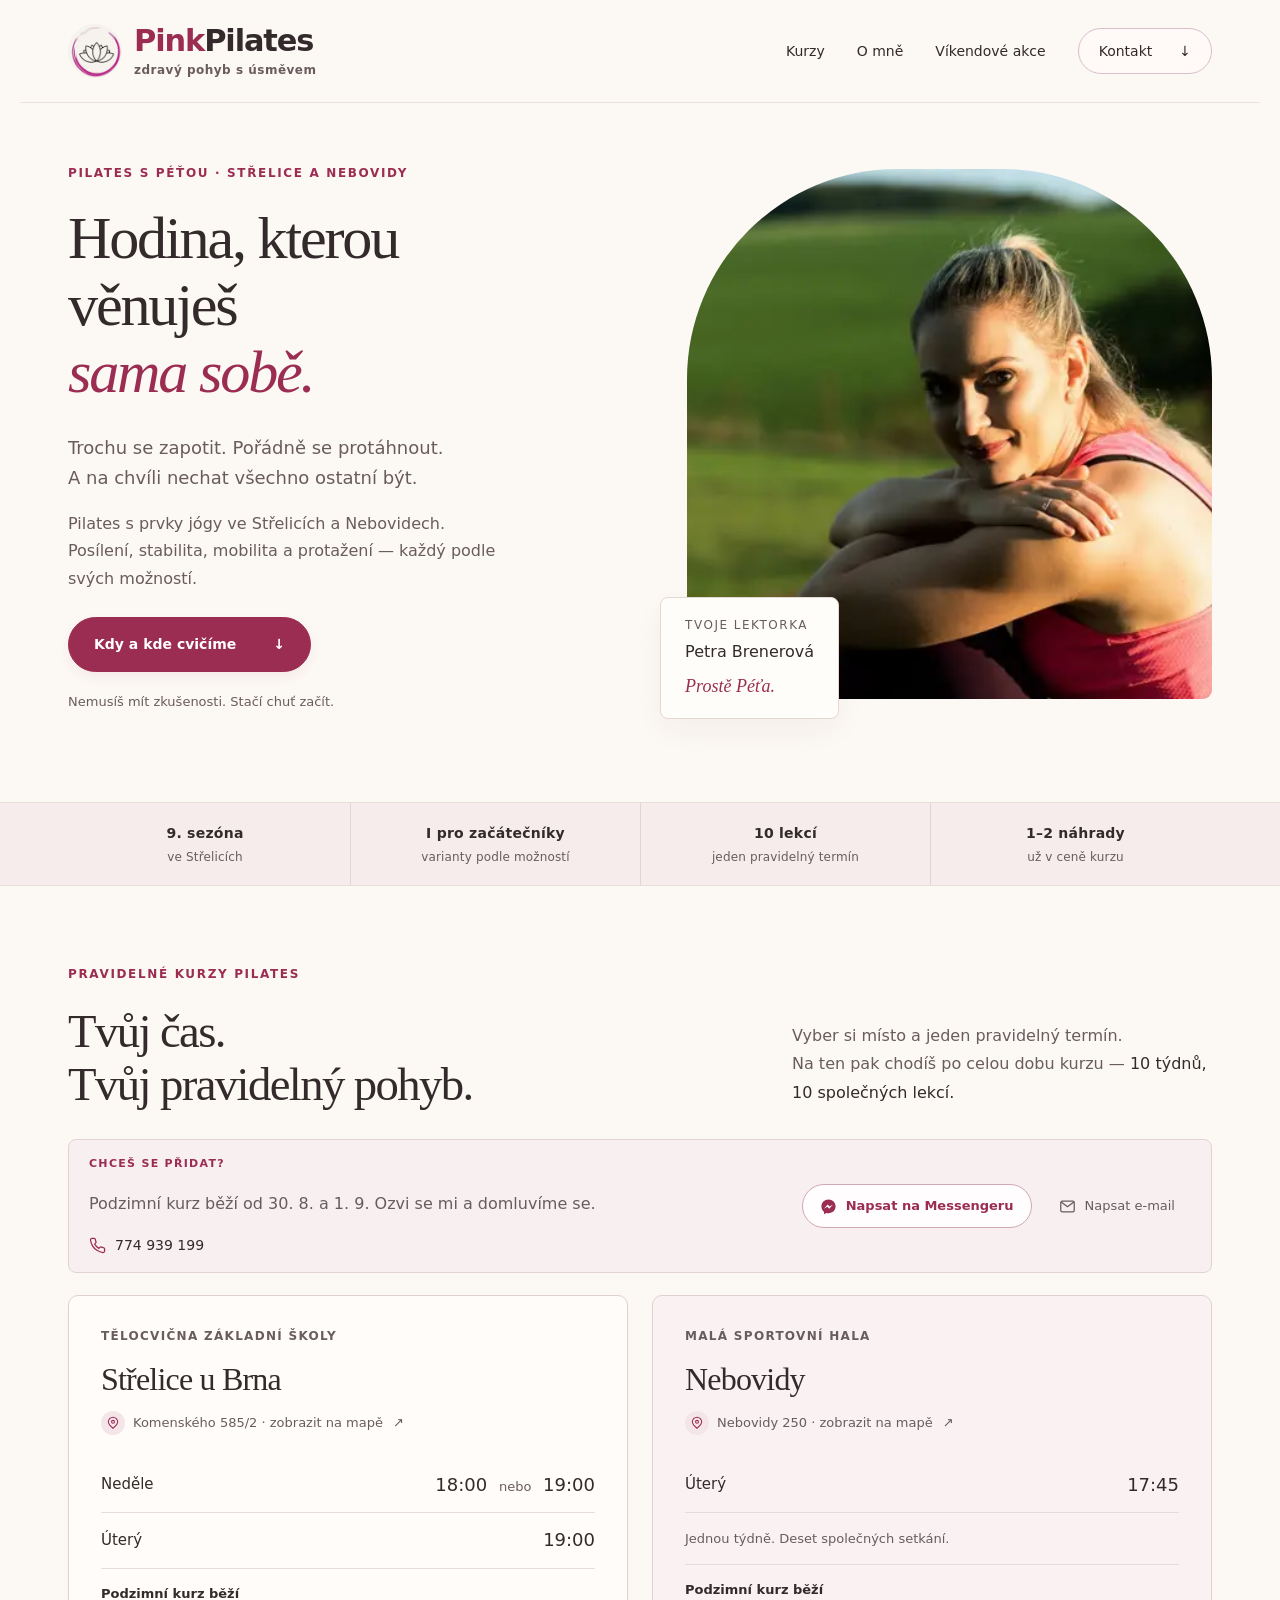
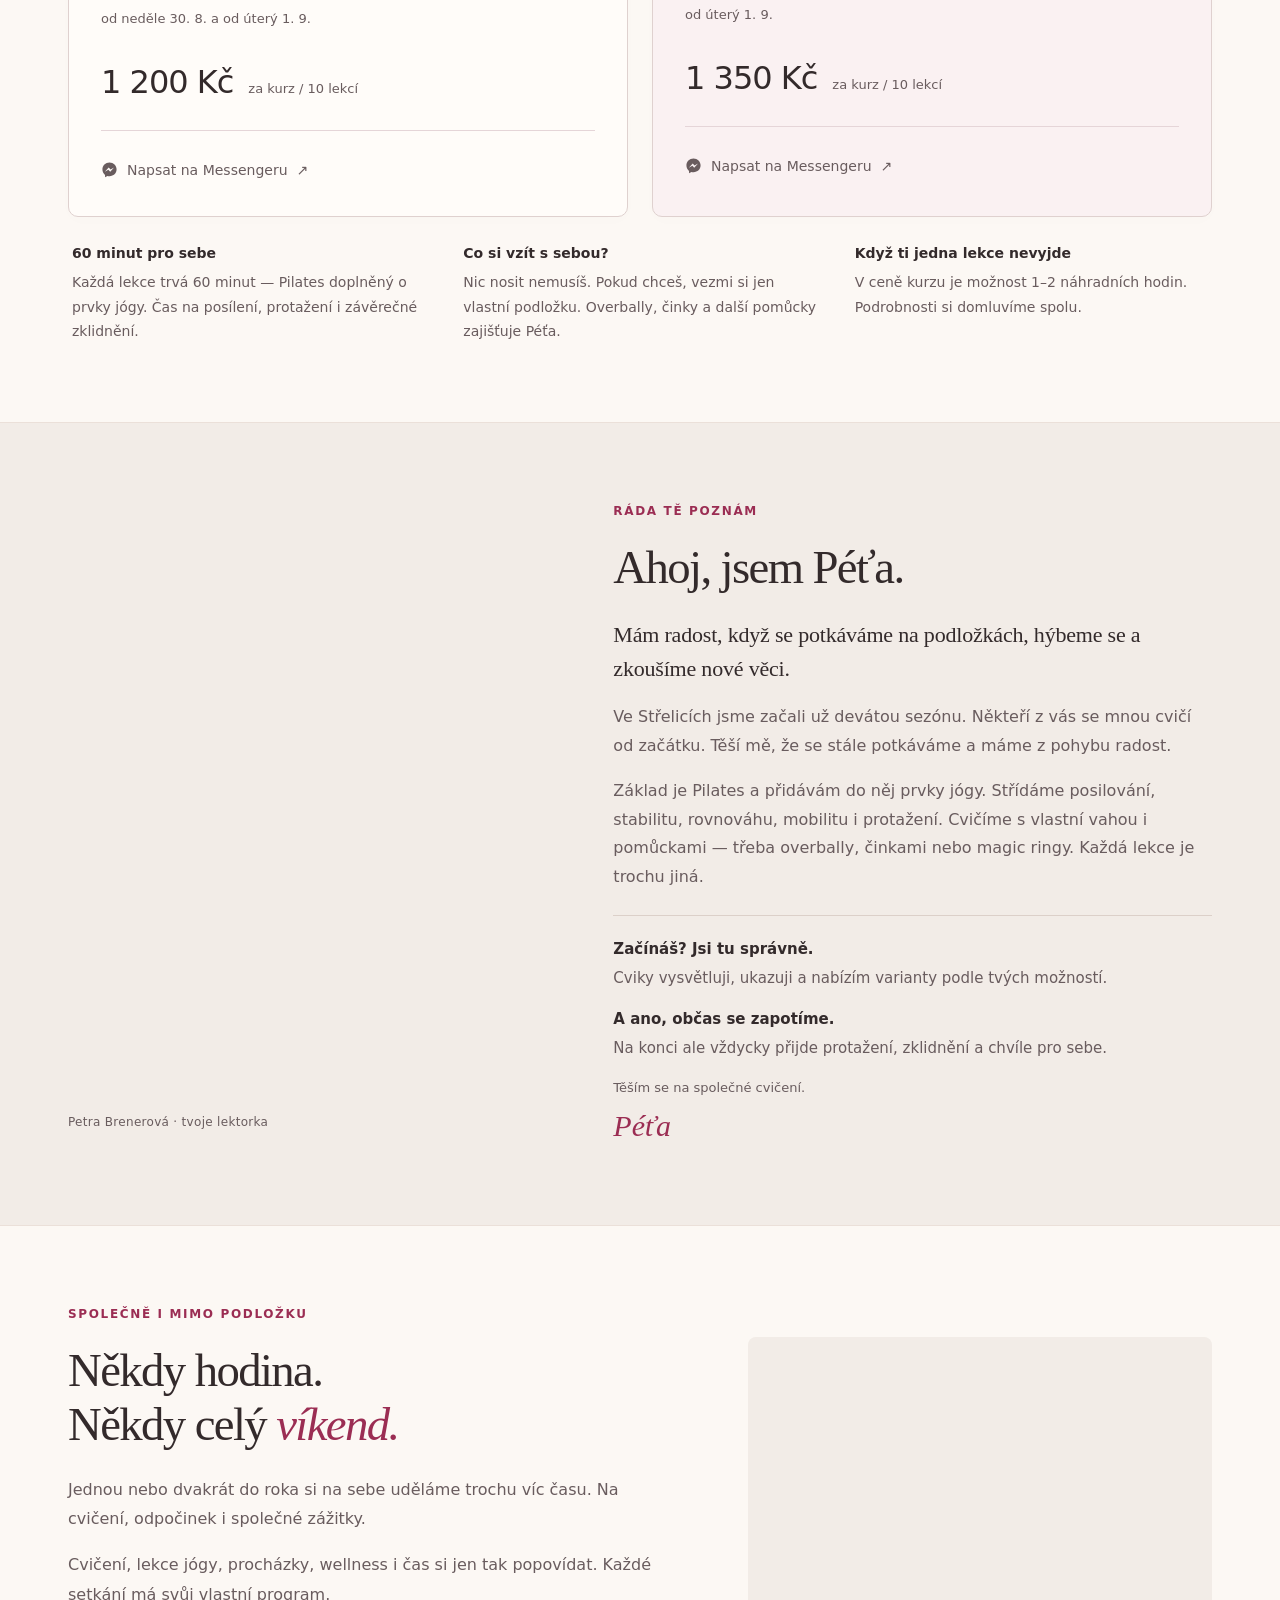
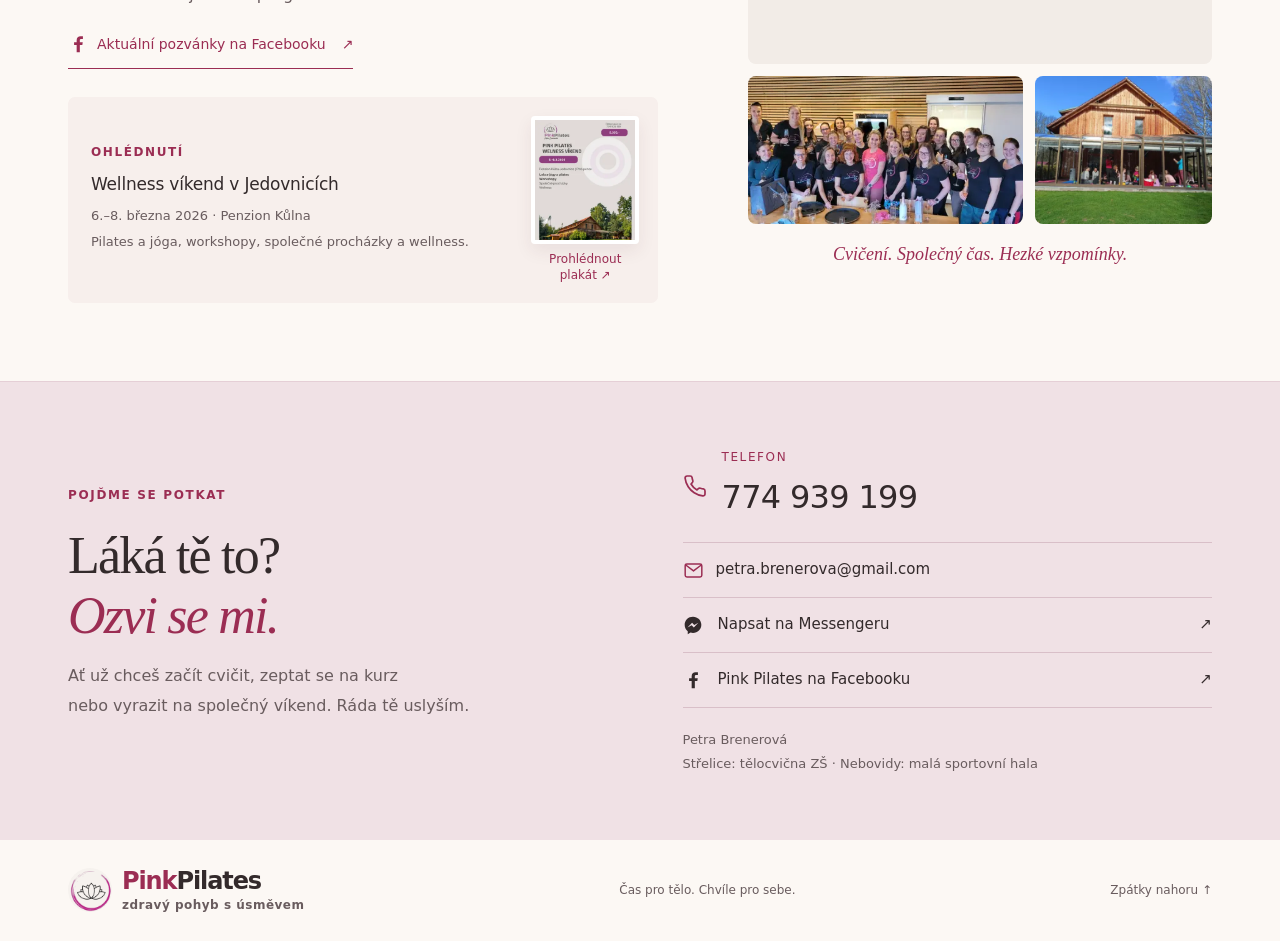
<file: site/index.html>
<!doctype html>
<html lang="cs">
<head>
<meta charset="utf-8">
<meta name="viewport" content="width=device-width,initial-scale=1">
<link rel="icon" type="image/png" href="assets/pink-pilates-logo.png">
<title>Pink Pilates s Péťou — Střelice a Nebovidy</title>
<meta name="description" content="Pravidelné kurzy Pilates s prvky jógy ve Střelicích a Nebovidech. Cvičení pro každého, i pro úplné začátečníky. Hodina, kterou věnuješ sama sobě.">
<meta name="theme-color" content="#fcf8f4">
<link rel="canonical" href="https://pinkpilates.cz/">
<meta property="og:type" content="website">
<meta property="og:locale" content="cs_CZ">
<meta property="og:site_name" content="Pink Pilates">
<meta property="og:title" content="Pink Pilates s Péťou — Střelice a Nebovidy">
<meta property="og:description" content="Pravidelné kurzy Pilates s prvky jógy ve Střelicích a Nebovidech. Cvičení pro každého, i pro úplné začátečníky. Hodina, kterou věnuješ sama sobě.">
<meta property="og:url" content="https://pinkpilates.cz/">
<meta property="og:image" content="https://pinkpilates.cz/og.jpg">
<meta property="og:image:type" content="image/jpeg">
<meta property="og:image:width" content="1200">
<meta property="og:image:height" content="630">
<meta property="og:image:alt" content="Pink Pilates s Péťou — kurzy ve Střelicích a Nebovidech">
<meta name="twitter:card" content="summary_large_image">
<meta name="twitter:title" content="Pink Pilates s Péťou — Střelice a Nebovidy">
<meta name="twitter:description" content="Pravidelné kurzy Pilates s prvky jógy ve Střelicích a Nebovidech.">
<meta name="twitter:image" content="https://pinkpilates.cz/og.jpg">
<link rel="preload" as="image" href="assets/portrait-900.webp" imagesrcset="assets/portrait-640.webp 640w, assets/portrait-900.webp 900w, assets/portrait-1200.webp 1191w" imagesizes="(max-width: 720px) calc(100vw - 44px), (max-width: 1240px) 50vw, 560px">
<link rel="stylesheet" href="style.css">
<script type="application/ld+json">
{"@context":"https://schema.org","@graph":[{"@type":"WebSite","@id":"https://pinkpilates.cz/#website","name":"Pink Pilates","url":"https://pinkpilates.cz/","inLanguage":"cs","publisher":{"@id":"https://pinkpilates.cz/#org"}},{"@type":"Organization","@id":"https://pinkpilates.cz/#org","name":"Pink Pilates","url":"https://pinkpilates.cz/","logo":"https://pinkpilates.cz/assets/pink-pilates-logo.png","description":"Pravidelné kurzy Pilates s prvky jógy a wellness víkendy ve Střelicích a Nebovidech.","telephone":"+420774939199","email":"petra.brenerova@gmail.com","founder":{"@id":"https://pinkpilates.cz/#petra"},"sameAs":["https://www.facebook.com/PinkPilatesCZ"],"keywords":"pilates, jóga, cvičení, kurzy pilates, Střelice, Nebovidy, wellness víkend, cvičení pro začátečníky","areaServed":[{"@type":"Place","name":"Střelice"},{"@type":"Place","name":"Nebovidy"}]},{"@type":"Person","@id":"https://pinkpilates.cz/#petra","name":"Petra Brenerová","jobTitle":"Lektorka Pilates","telephone":"+420774939199","email":"petra.brenerova@gmail.com","worksFor":{"@id":"https://pinkpilates.cz/#org"},"knowsAbout":["Pilates","zdravotní cvičení","mobilita a stabilita","protažení","jóga"]},{"@type":"SportsActivityLocation","@id":"https://pinkpilates.cz/#strelice","name":"Pink Pilates — Střelice u Brna","description":"Pravidelné kurzy Pilates s prvky jógy v tělocvičně Základní školy Střelice.","url":"https://pinkpilates.cz/#kurzy","telephone":"+420774939199","email":"petra.brenerova@gmail.com","image":"https://pinkpilates.cz/og.jpg","parentOrganization":{"@id":"https://pinkpilates.cz/#org"},"address":{"@type":"PostalAddress","streetAddress":"Komenského 585/2","addressLocality":"Střelice","postalCode":"66447","addressCountry":"CZ","addressRegion":"Jihomoravský kraj"},"openingHoursSpecification":[{"@type":"OpeningHoursSpecification","dayOfWeek":"Sunday","opens":"18:00","closes":"20:00"},{"@type":"OpeningHoursSpecification","dayOfWeek":"Tuesday","opens":"19:00","closes":"20:00"}]},{"@type":"SportsActivityLocation","@id":"https://pinkpilates.cz/#nebovidy","name":"Pink Pilates — Nebovidy","description":"Pravidelné kurzy Pilates s prvky jógy v malé sportovní hale v Nebovidech.","url":"https://pinkpilates.cz/#kurzy","telephone":"+420774939199","email":"petra.brenerova@gmail.com","image":"https://pinkpilates.cz/og.jpg","parentOrganization":{"@id":"https://pinkpilates.cz/#org"},"address":{"@type":"PostalAddress","streetAddress":"Nebovidy 250","addressLocality":"Nebovidy","postalCode":"66448","addressCountry":"CZ","addressRegion":"Jihomoravský kraj"},"openingHoursSpecification":[{"@type":"OpeningHoursSpecification","dayOfWeek":"Tuesday","opens":"17:45","closes":"18:45"}]},{"@type":"Course","name":"Pink Pilates — kurz ve Střelicích","description":"Deset lekcí Pilates po 60 minutách v tělocvičně ZŠ Střelice. Pilates doplněný o prvky jógy — posilování, stabilita, rovnováha, mobilita i protažení. V ceně 1–2 náhradní hodiny.","inLanguage":"cs","provider":{"@id":"https://pinkpilates.cz/#org"},"offers":{"@type":"Offer","price":"1200","priceCurrency":"CZK","category":"Kurz / 10 lekcí","availability":"https://schema.org/InStock","url":"https://pinkpilates.cz/#kurzy"},"hasCourseInstance":[{"@type":"CourseInstance","courseMode":"Onsite","name":"Nedělní termín","startDate":"2026-08-30","courseWorkload":"PT1H","location":{"@id":"https://pinkpilates.cz/#strelice"}},{"@type":"CourseInstance","courseMode":"Onsite","name":"Úterní termín","startDate":"2026-09-01","courseWorkload":"PT1H","location":{"@id":"https://pinkpilates.cz/#strelice"}}],"about":["Pilates","jóga","zdravotní cvičení","posilování","mobilita","protažení"],"teaches":"Základy Pilates s prvky jógy — práce se středem těla, stabilita, mobilita a protažení"},{"@type":"Course","name":"Pink Pilates — kurz v Nebovidech","description":"Deset lekcí Pilates po 60 minutách v malé sportovní hale v Nebovidech. V ceně 1–2 náhradní hodiny.","inLanguage":"cs","provider":{"@id":"https://pinkpilates.cz/#org"},"offers":{"@type":"Offer","price":"1350","priceCurrency":"CZK","category":"Kurz / 10 lekcí","availability":"https://schema.org/InStock","url":"https://pinkpilates.cz/#kurzy"},"hasCourseInstance":[{"@type":"CourseInstance","courseMode":"Onsite","name":"Úterní termín","startDate":"2026-09-01","courseWorkload":"PT1H","location":{"@id":"https://pinkpilates.cz/#nebovidy"}}],"about":["Pilates","jóga","zdravotní cvičení","posilování","mobilita","protažení"],"teaches":"Základy Pilates s prvky jógy — práce se středem těla, stabilita, mobilita a protažení"}]}
</script>
</head>
<body>
<a class="skip-link" href="#hlavni-obsah">Přejít na obsah</a>
<header>
<a class="brand" href="#uvod">
<img class="brand-logo" src="assets/pink-pilates-logo.png" width="128" height="122" alt="" aria-hidden="true" decoding="async">
<span class="brand-copy">
<span class="brand-word"><b>Pink</b>Pilates</span>
<small>zdravý pohyb s úsměvem</small>
</span>
</a>
<nav aria-label="Hlavní navigace">
<a href="#kurzy">Kurzy</a>
<a href="#peta">O mně</a>
<a href="#vikendy">Víkendové akce</a>
<a class="outline" href="#kontakt">Kontakt <span aria-hidden="true">↓</span>
</a>
</nav>
</header>
<main id="hlavni-obsah" tabindex="-1">
<section class="hero wrap" id="uvod">
<div>
<p class="eyebrow">PILATES S PÉŤOU · STŘELICE A NEBOVIDY</p>
<h1>Hodina, kterou<br>věnuješ <em>sama sobě.</em>
</h1>
<p class="lead">Trochu se zapotit. Pořádně se protáhnout.<br>A na chvíli nechat všechno ostatní být.</p>
<p class="hero-description">Pilates s prvky jógy ve Střelicích a Nebovidech. <br>Posílení, stabilita, mobilita a protažení — každý podle svých možností.</p>
<a class="button" href="#kurzy">Kdy a kde cvičíme <span aria-hidden="true">↓</span>
</a>
<p class="note">Nemusíš mít zkušenosti. Stačí chuť začít.</p>
</div>
<div class="hero-photo">
<img src="assets/portrait-900.webp" srcset="assets/portrait-640.webp 640w, assets/portrait-900.webp 900w, assets/portrait-1200.webp 1191w" sizes="(max-width: 720px) calc(100vw - 44px), (max-width: 1240px) 50vw, 560px" width="1191" height="793" alt="Petra Brenerová, lektorka Pilates ve Střelicích a Nebovidech" fetchpriority="high" decoding="async">
<span class="sticker">
<span>Tvoje lektorka</span>
<strong>Petra Brenerová</strong>
<span class="script">Prostě Péťa.</span>
</span>
</div>
</section>
<ul class="ribbon trust-strip">
<li><strong>9. sezóna</strong><small>ve Střelicích</small></li>
<li><strong>I pro začátečníky</strong><small>varianty podle možností</small></li>
<li><strong>10 lekcí</strong><small>jeden pravidelný termín</small></li>
<li><strong>1–2 náhrady</strong><small>už v ceně kurzu</small></li>
</ul>
<section class="wrap section" id="kurzy">
<div class="section-top">
<div>
<p class="eyebrow">PRAVIDELNÉ KURZY PILATES</p>
<h2>Tvůj čas.<br>Tvůj pravidelný pohyb.</h2>
</div>
<p>Vyber si místo a jeden pravidelný termín.<br>Na ten pak chodíš po celou dobu kurzu — <strong>10 týdnů, 10 společných lekcí.</strong>
</p>
</div>
<div class="current-status">
<div>
<p class="eyebrow">CHCEŠ SE PŘIDAT?</p>
<p>Podzimní kurz běží od <time datetime="2026-08-30">30. 8.</time> a <time datetime="2026-09-01">1. 9.</time> Ozvi se mi a domluvíme se.</p>
<p class="phone-plain"><svg class="mini-icon" viewBox="0 0 24 24" aria-hidden="true"><path d="M22 16.9v3a2 2 0 0 1-2.2 2 19.8 19.8 0 0 1-8.6-3.1 19.5 19.5 0 0 1-6-6A19.8 19.8 0 0 1 2.1 4.2 2 2 0 0 1 4.1 2h3a2 2 0 0 1 2 1.7c.1 1 .4 2 .7 2.9a2 2 0 0 1-.5 2.1L8 10a16 16 0 0 0 6 6l1.3-1.3a2 2 0 0 1 2.1-.5c.9.3 1.9.6 2.9.7a2 2 0 0 1 1.7 2Z"/></svg><span>774 939 199</span></p>
</div>
<div class="contact-choice">
<a href="https://m.me/PinkPilatesCZ" target="_blank" rel="noopener noreferrer"><svg class="mini-icon" viewBox="0 0 24 24" aria-hidden="true"><path fill="currentColor" stroke="none" d="M12 2C6.3 2 2 6.2 2 11.8c0 3.2 1.4 6 3.7 7.8V23l3.4-1.9c.9.3 1.9.4 2.9.4 5.7 0 10-4.2 10-9.7S17.7 2 12 2Zm1 13.1-2.6-2.7-5 2.7 5.5-5.8 2.6 2.7 4.9-2.7-5.4 5.8Z"/></svg>Napsat na Messengeru</a>
<a class="plain" href="mailto:petra.brenerova@gmail.com?subject=Dotaz%20na%20kurz%20Pink%20Pilates"><svg class="mini-icon" viewBox="0 0 24 24" aria-hidden="true"><rect x="2.5" y="4.5" width="19" height="15" rx="2"/><path d="m3.5 6 8.5 6.5L20.5 6"/></svg>Napsat e-mail</a>
</div>
</div>
<div class="cards">
<article>
<p class="eyebrow">TĚLOCVIČNA ZÁKLADNÍ ŠKOLY</p>
<h3>Střelice u Brna</h3>
<a class="map-link" href="https://www.google.com/maps/search/?api=1&amp;query=Komensk%C3%A9ho%20585%2F2%2C%20664%2047%20St%C5%99elice" target="_blank" rel="noopener noreferrer" aria-label="Zobrazit Základní školu Střelice na mapě"><span class="map-icon" aria-hidden="true"><svg viewBox="0 0 24 24"><path d="M20 10c0 5-8 11-8 11S4 15 4 10a8 8 0 1 1 16 0Z"/><circle cx="12" cy="10" r="2.5"/></svg></span><span class="map-text">Komenského 585/2 · zobrazit na mapě</span><span aria-hidden="true">↗</span></a>
<div class="row">
<span>Neděle</span>
<strong>18:00 <small>nebo</small> 19:00</strong>
</div>
<div class="row">
<span>Úterý</span>
<strong>19:00</strong>
</div>
<p class="start-note"><strong>Podzimní kurz běží</strong> <span>od neděle <time datetime="2026-08-30">30. 8.</time> a od úterý <time datetime="2026-09-01">1. 9.</time></span></p>
<p class="price">
<b>1 200 Kč</b>
<span>za kurz / 10 lekcí</span>
</p>
<div class="course-actions">
<a class="course-link secondary" href="https://m.me/PinkPilatesCZ" target="_blank" rel="noopener noreferrer"><span><svg class="mini-icon" viewBox="0 0 24 24" aria-hidden="true"><path fill="currentColor" stroke="none" d="M12 2C6.3 2 2 6.2 2 11.8c0 3.2 1.4 6 3.7 7.8V23l3.4-1.9c.9.3 1.9.4 2.9.4 5.7 0 10-4.2 10-9.7S17.7 2 12 2Zm1 13.1-2.6-2.7-5 2.7 5.5-5.8 2.6 2.7 4.9-2.7-5.4 5.8Z"/></svg>Napsat na Messengeru <span aria-hidden="true">↗</span></span>
</a>
</div>
</article>
<article>
<p class="eyebrow">MALÁ SPORTOVNÍ HALA</p>
<h3>Nebovidy</h3>
<a class="map-link" href="https://www.google.com/maps/search/?api=1&amp;query=Sportovn%C3%AD%20a%20spole%C4%8Densk%C3%A1%20hala%20Nebovidy%20250%2C%20664%2048%20Nebovidy" target="_blank" rel="noopener noreferrer" aria-label="Zobrazit Sportovní a společenskou halu Nebovidy na mapě"><span class="map-icon" aria-hidden="true"><svg viewBox="0 0 24 24"><path d="M20 10c0 5-8 11-8 11S4 15 4 10a8 8 0 1 1 16 0Z"/><circle cx="12" cy="10" r="2.5"/></svg></span><span class="map-text">Nebovidy 250 · zobrazit na mapě</span><span aria-hidden="true">↗</span></a>
<div class="row">
<span>Úterý</span>
<strong>17:45</strong>
</div>
<div class="row quiet">Jednou týdně. Deset společných setkání.</div>
<p class="start-note"><strong>Podzimní kurz běží</strong> <span>od úterý <time datetime="2026-09-01">1. 9.</time></span></p>
<p class="price">
<b>1 350 Kč</b>
<span>za kurz / 10 lekcí</span>
</p>
<div class="course-actions">
<a class="course-link secondary" href="https://m.me/PinkPilatesCZ" target="_blank" rel="noopener noreferrer"><span><svg class="mini-icon" viewBox="0 0 24 24" aria-hidden="true"><path fill="currentColor" stroke="none" d="M12 2C6.3 2 2 6.2 2 11.8c0 3.2 1.4 6 3.7 7.8V23l3.4-1.9c.9.3 1.9.4 2.9.4 5.7 0 10-4.2 10-9.7S17.7 2 12 2Zm1 13.1-2.6-2.7-5 2.7 5.5-5.8 2.6 2.7 4.9-2.7-5.4 5.8Z"/></svg>Napsat na Messengeru <span aria-hidden="true">↗</span></span>
</a>
</div>
</article>
</div>
<div class="course-details">
<p>
<strong>60 minut pro sebe</strong>Každá lekce trvá 60 minut — Pilates doplněný o prvky jógy. Čas na posílení, protažení i závěrečné zklidnění.</p>
<p>
<strong>Co si vzít s sebou?</strong>Nic nosit nemusíš. Pokud chceš, vezmi si jen vlastní podložku. Overbally, činky a další pomůcky zajišťuje Péťa.</p>
<p>
<strong>Když ti jedna lekce nevyjde</strong>V ceně kurzu je možnost 1–2 náhradních hodin. Podrobnosti si domluvíme spolu.</p>
</div>
</section>
<section class="about section" id="peta">
<div class="wrap split">
<div>
<img class="about-photo" src="assets/peta-760.webp" srcset="assets/peta-480.webp 480w, assets/peta-760.webp 757w" sizes="(max-width: 720px) calc(100vw - 44px), 42vw" width="757" height="1136" alt="Péťa, lektorka kurzů Pilates ve Střelicích" loading="lazy" decoding="async">
<p class="fine">Petra Brenerová · tvoje lektorka</p>
</div>
<div>
<p class="eyebrow">RÁDA TĚ POZNÁM</p>
<h2>Ahoj, jsem Péťa.</h2>
<p class="serif-lead">Mám radost, když se potkáváme na podložkách, hýbeme se a zkoušíme nové věci.</p>
<p>Ve Střelicích jsme začali už devátou sezónu. Někteří z vás se mnou cvičí od začátku. Těší mě, že se stále potkáváme a máme z pohybu radost.</p>
<p>Základ je Pilates a přidávám do něj prvky jógy. Střídáme posilování, stabilitu, rovnováhu, mobilitu i protažení. Cvičíme s vlastní vahou i pomůckami — třeba overbally, činkami nebo magic ringy. Každá lekce je trochu jiná.</p>
<div class="points">
<h3>Začínáš? Jsi tu správně.</h3>
<p>Cviky vysvětluji, ukazuji a nabízím varianty podle tvých možností.</p>
<h3>A ano, občas se zapotíme.</h3>
<p>Na konci ale vždycky přijde protažení, zklidnění a chvíle pro sebe.</p>
</div>
<p class="signature">Těším se na společné cvičení.<span class="script">Péťa</span>
</p>
</div>
</div>
</section>
<section class="wrap section split weekends" id="vikendy">
<div>
<p class="eyebrow">SPOLEČNĚ I MIMO PODLOŽKU</p>
<h2>Někdy hodina.<br>Někdy celý <em>víkend.</em>
</h2>
<p>Jednou nebo dvakrát do roka si na sebe uděláme trochu víc času. Na cvičení, odpočinek i společné zážitky.</p>
<p>Cvičení, lekce jógy, procházky, wellness i čas si jen tak popovídat. Každé setkání má svůj vlastní program.</p>
<a class="text-link fb-link" href="https://www.facebook.com/PinkPilatesCZ" target="_blank" rel="noopener noreferrer"><svg class="social-icon" viewBox="0 0 24 24" aria-hidden="true"><path fill="currentColor" d="M14.2 22v-8.8h3l.5-3.4h-3.5V7.6c0-1 .3-1.7 1.8-1.7h1.9V2.8c-.3 0-1.5-.1-2.8-.1-2.8 0-4.7 1.7-4.7 4.8v2.3H7.3v3.4h3.1V22h3.8Z"/></svg><span>Aktuální pozvánky na Facebooku</span><span aria-hidden="true">↗</span></a>
<div class="past">
<div class="past-copy">
<p class="eyebrow">OHLÉDNUTÍ</p>
<h3>Wellness víkend v Jedovnicích</h3>
<p>
<time datetime="2026-03-06">6.–8. března 2026</time> · Penzion Kůlna</p>
<p>Pilates a jóga, workshopy, společné procházky a wellness.</p>
</div>
<a class="poster-link" href="assets/wellness-vikend-jedovnice-900.webp" target="_blank" rel="noopener noreferrer"><img src="assets/wellness-vikend-jedovnice-320.webp" srcset="assets/wellness-vikend-jedovnice-320.webp 320w, assets/wellness-vikend-jedovnice-900.webp 893w" sizes="(max-width: 720px) 92px, 108px" width="893" height="1223" alt="Plakát Pink Pilates Wellness víkend v Jedovnicích" loading="lazy" decoding="async"><span>Prohlédnout plakát <span aria-hidden="true">↗</span></span></a>
</div>
</div>
<figure class="weekend-gallery">
<img class="weekend-main" src="assets/weekend-cviceni-1000.webp" srcset="assets/weekend-cviceni-480.webp 480w, assets/weekend-cviceni-1000.webp 1000w" sizes="(max-width: 720px) calc(100vw - 44px), 40vw" width="1000" height="705" alt="Lekce Pilates a jógy na wellness víkendu Pink Pilates" loading="lazy" decoding="async">
<div class="weekend-pair">
<img src="assets/weekend-skupina-480.webp" srcset="assets/weekend-skupina-480.webp 480w, assets/weekend-skupina-1000.webp 1000w" sizes="(max-width: 720px) 58vw, 24vw" width="1000" height="504" alt="Společná fotografie účastnic víkendové akce" loading="lazy" decoding="async">
<img src="assets/weekend-misto-480.webp" srcset="assets/weekend-misto-480.webp 480w, assets/weekend-misto-1000.webp 1000w" sizes="(max-width: 720px) 34vw, 15vw" width="1000" height="746" alt="Místo víkendového setkání obklopené zelení" loading="lazy" decoding="async">
</div>
<figcaption class="caption">Cvičení. Společný čas. Hezké vzpomínky.</figcaption>
</figure>
</section>
<section class="contact" id="kontakt">
<div class="wrap split">
<div>
<p class="eyebrow">POJĎME SE POTKAT</p>
<h2>Láká tě to?<br>
<em>Ozvi se mi.</em>
</h2>
<p>Ať už chceš začít cvičit, zeptat se na kurz<br>nebo vyrazit na společný víkend. Ráda tě uslyším.</p>
</div>
<div class="contact-links">
<p class="phone">
<svg class="contact-icon" viewBox="0 0 24 24" aria-hidden="true"><path d="M22 16.9v3a2 2 0 0 1-2.2 2 19.8 19.8 0 0 1-8.6-3.1 19.5 19.5 0 0 1-6-6A19.8 19.8 0 0 1 2.1 4.2 2 2 0 0 1 4.1 2h3a2 2 0 0 1 2 1.7c.1 1 .4 2 .7 2.9a2 2 0 0 1-.5 2.1L8 10a16 16 0 0 0 6 6l1.3-1.3a2 2 0 0 1 2.1-.5c.9.3 1.9.6 2.9.7a2 2 0 0 1 1.7 2Z"/></svg>
<span>
<small>TELEFON</small>774 939 199</span>
</p>
<a class="email-link" href="mailto:petra.brenerova@gmail.com?subject=Dotaz%20na%20kurz%20Pink%20Pilates"><svg class="contact-icon" viewBox="0 0 24 24" aria-hidden="true"><rect x="2.5" y="4.5" width="19" height="15" rx="2"/><path d="m3.5 6 8.5 6.5L20.5 6"/></svg><span>petra.brenerova@gmail.com</span>
</a>
<a class="fb-link" href="https://m.me/PinkPilatesCZ" target="_blank" rel="noopener noreferrer"><svg class="social-icon" viewBox="0 0 24 24" aria-hidden="true"><path fill="currentColor" d="M12 2C6.3 2 2 6.2 2 11.8c0 3.2 1.4 6 3.7 7.8V23l3.4-1.9c.9.3 1.9.4 2.9.4 5.7 0 10-4.2 10-9.7S17.7 2 12 2Zm1 13.1-2.6-2.7-5 2.7 5.5-5.8 2.6 2.7 4.9-2.7-5.4 5.8Z"/></svg><span>Napsat na Messengeru</span><span aria-hidden="true">↗</span>
</a>
<a class="fb-link" href="https://www.facebook.com/PinkPilatesCZ" target="_blank" rel="noopener noreferrer"><svg class="social-icon" viewBox="0 0 24 24" aria-hidden="true"><path fill="currentColor" d="M14.2 22v-8.8h3l.5-3.4h-3.5V7.6c0-1 .3-1.7 1.8-1.7h1.9V2.8c-.3 0-1.5-.1-2.8-.1-2.8 0-4.7 1.7-4.7 4.8v2.3H7.3v3.4h3.1V22h3.8Z"/></svg><span>Pink Pilates na Facebooku</span><span aria-hidden="true">↗</span>
</a>
<p class="fine">Petra Brenerová<br>Střelice: tělocvična ZŠ · Nebovidy: malá sportovní hala</p>
</div>
</div>
</section>
</main>
<footer class="wrap">
<a class="brand" href="#uvod">
<img class="brand-logo" src="assets/pink-pilates-logo.png" width="128" height="122" alt="" aria-hidden="true" loading="lazy" decoding="async">
<span class="brand-copy">
<span class="brand-word"><b>Pink</b>Pilates</span>
<small>zdravý pohyb s úsměvem</small>
</span>
</a>
<p>Čas pro tělo. Chvíle pro sebe.</p>
<a href="#uvod">Zpátky nahoru ↑</a>
</footer>
<nav class="mobile-cta" aria-label="Rychlý kontakt">
<a href="https://m.me/PinkPilatesCZ" target="_blank" rel="noopener noreferrer"><svg class="mini-icon" viewBox="0 0 24 24" aria-hidden="true"><path fill="currentColor" stroke="none" d="M12 2C6.3 2 2 6.2 2 11.8c0 3.2 1.4 6 3.7 7.8V23l3.4-1.9c.9.3 1.9.4 2.9.4 5.7 0 10-4.2 10-9.7S17.7 2 12 2Zm1 13.1-2.6-2.7-5 2.7 5.5-5.8 2.6 2.7 4.9-2.7-5.4 5.8Z"/></svg>Messenger</a>
</nav>
</body>
</html>
</file>
<file: site/style.css>
/* Pink Pilates — pinkpilates.cz
   Jeden soubor, jedna sada barevných tokenů.
   Část ZÁKLAD drží strukturu a rozvržení, část LADĚNÍ ji dolaďuje;
   pořadí pravidel odpovídá původní dvojici style.css + polish.css. */

/* ---------- barevné tokeny ---------- */
:root{--paper:#fcf8f4;--ink:#332a2b;--muted:#695c5e;--pink:#9b2d53;--blush:#f2e3e6;--rule:#e0d3d2}

/* ---------- ZÁKLAD: struktura a rozvržení ---------- */
*{box-sizing:border-box}html{scroll-behavior:smooth;scroll-padding-top:30px}body{margin:0;background:var(--paper);color:var(--ink);font:16px/1.65 system-ui,-apple-system,'Segoe UI',Roboto,'Helvetica Neue',Arial,sans-serif}a{color:inherit;text-decoration:none}a:focus-visible{outline:3px solid var(--pink);outline-offset:6px}img{display:block;width:100%;object-fit:cover}p{color:var(--muted)}header{max-width:1360px;margin:auto;padding:26px 48px;display:flex;align-items:center;justify-content:space-between;gap:30px}.brand{display:inline-flex;flex-direction:column;line-height:1.05}.brand>span{font-size:29px;font-weight:550;letter-spacing:-1.3px}.brand b{color:var(--pink);font-weight:550}.brand small{font-size:12px;letter-spacing:.6px;margin-top:8px}header nav{display:flex;align-items:center;gap:34px;font-size:15px}header nav a:hover,.text-link:hover{color:var(--pink)}.outline{border:1px solid var(--rule);padding:10px 20px;border-radius:30px}.wrap{max-width:1264px;padding-inline:48px;margin:auto}.hero{display:grid;grid-template-columns:1fr 1fr;align-items:center;gap:45px;padding-top:48px;padding-bottom:68px}.eyebrow{font-size:12px;letter-spacing:1.7px;font-weight:650;color:var(--pink);margin:0 0 22px}h1,h2{font-family:Georgia,'Times New Roman',serif;font-weight:400;line-height:1.12;letter-spacing:-2px;margin:0}h1{font-size:clamp(42px,4.7vw,67px)}h1 em,h2 em{color:var(--pink);font-weight:400}h1 em{display:block}h2{font-size:clamp(35px,3.5vw,48px)}h3{font-size:26px;font-weight:500;letter-spacing:-.6px;line-height:1.2}.hero p{max-width:460px}.hero .eyebrow{max-width:none}.lead{font-size:19px;line-height:1.6;margin-top:25px}.button{display:inline-flex;align-items:center;gap:30px;background:var(--pink);color:white;padding:14px 25px;border-radius:30px;margin-top:12px;font-weight:600}.button:hover{background:#852044}.note{font-size:13px;margin-top:26px}.hero-photo{height:540px;position:relative}.hero-photo img{height:100%;border-radius:190px 190px 12px 12px;object-position:65% center}.sticker{position:absolute;bottom:24px;left:-24px;background:var(--paper);padding:17px 28px;transform:rotate(-5deg);border:1px solid var(--rule);font-size:15px;text-align:center}.script{display:block;font-family:Georgia,serif;font-style:italic;font-size:29px;color:var(--pink)}.ribbon{list-style:none;margin:0;border-block:1px solid var(--rule);background:var(--blush);display:flex;justify-content:center;align-items:center;gap:58px;padding:19px 24px;font-size:14px;letter-spacing:1px}.ribbon span:nth-child(even){color:var(--pink);font-size:20px}.section{padding-block:88px}.section-top{display:flex;align-items:flex-end;justify-content:space-between;gap:40px;margin-bottom:40px}.section-top>p{max-width:420px;margin-bottom:4px}.cards{display:grid;grid-template-columns:1fr 1fr;gap:26px}.cards article{border:1px solid var(--rule);padding:30px 34px;border-radius:12px;background:#fffdfb}.cards article:nth-child(2){background:#f7edef}.cards .eyebrow{font-size:12px;letter-spacing:1px;color:var(--muted)}.cards h3{margin:16px 0 24px;font-size:32px;font-family:Georgia,serif}.row{display:flex;justify-content:space-between;gap:16px;padding:10px 0;border-bottom:1px solid var(--rule);min-height:49px}.row strong{font-size:18px;font-weight:500}.row small{font-size:13px;color:var(--muted);padding:0 6px}.quiet{font-size:13px;color:var(--muted);align-items:center}.price{display:flex;gap:15px;align-items:baseline;margin:26px 0 0}.price b{font-size:30px;font-weight:500;letter-spacing:-1px;color:var(--ink)}.price>span{font-size:14px}.course-link{display:flex;justify-content:space-between;color:var(--pink);font-size:14px;font-weight:600;margin-top:22px}.fine{font-size:14px;max-width:880px;margin:24px 0 0}.about{background:#f1ece6}.split{display:grid;grid-template-columns:1fr 1.1fr;gap:75px;align-items:center}.about-photo{height:660px;border-radius:12px 12px 180px 12px;object-position:center 35%}.about-photo+.fine{font-size:12px;margin-top:14px}.serif-lead{font-family:Georgia,serif;font-size:23px;line-height:1.5;color:var(--ink)}.points{border-top:1px solid #d5c9c6;margin-top:25px;padding-top:20px}.points h3{font-weight:600;font-family:inherit;letter-spacing:0;margin:0}.points p{font-size:15px;margin:4px 0 16px}.signature{font-size:14px}.signature .script{font-size:32px;margin-top:5px}.weekends h2{margin-bottom:24px}.text-link{display:inline-block;color:var(--pink);border-bottom:1px solid var(--pink);padding-bottom:5px;margin-top:12px;font-weight:600;font-size:14px}.past{border-left:2px solid #d8a4b4;padding-left:20px;margin-top:36px}.past .eyebrow{margin-bottom:9px}.past h3{font-size:18px;margin:8px 0}.past p:not(.eyebrow){font-size:14px;margin:4px 0}.walk{height:530px;width:90%;margin-left:auto;border-radius:150px 150px 12px 12px}.caption{text-align:right;font-family:Georgia,serif;font-style:italic;font-size:20px;color:var(--pink)}.contact{background:var(--blush);padding:76px 0}.contact h2{font-size:54px}.contact-links>a,.contact-links>.phone{display:flex;justify-content:space-between;gap:15px;border-bottom:1px solid #dcbfc7;padding:15px 0;overflow-wrap:anywhere}.contact-links .phone{font-size:31px;letter-spacing:-1px}footer{display:flex;justify-content:space-between;align-items:center;gap:25px;padding-block:30px!important}footer p,footer>a:last-child{font-size:13px;color:var(--muted)}footer .brand>span{font-size:24px}@media(max-width:1000px){header{padding:22px 28px}header nav{gap:20px}.wrap{padding-inline:28px}.hero{gap:25px}.hero-photo{height:490px}.split{gap:40px}.cards article{padding:26px}.ribbon{gap:30px}}@media(max-width:720px){header{padding:22px 20px;flex-wrap:wrap;gap:22px}header nav{width:100%;justify-content:space-between;gap:10px;font-size:14px}.outline{border:none;padding:0}.wrap{padding-inline:22px}.hero{grid-template-columns:1fr;padding-top:25px;padding-bottom:36px;gap:35px}h1{font-size:clamp(39px,10vw,52px);letter-spacing:-1.6px}.eyebrow{font-size:12px;letter-spacing:1px;margin-bottom:18px}.lead{font-size:18px}.hero-photo{height:390px;margin:0 8px 0 20px}.hero-photo img{border-radius:140px 140px 10px 10px;object-position:60% center}.sticker{left:-15px;bottom:20px}.ribbon{gap:14px;justify-content:space-around;flex-wrap:wrap;font-size:12px;letter-spacing:.3px;padding:15px}.ribbon span:nth-child(4),.ribbon span:nth-child(5){display:none}.section{padding-block:55px}.section-top{display:block;margin-bottom:28px}.section-top>p{margin-top:22px}h2{font-size:37px;letter-spacing:-1.4px}.cards{grid-template-columns:1fr;gap:18px}.cards article{padding:25px}.cards h3{font-size:30px}.split{grid-template-columns:1fr;gap:35px}.about-photo{height:430px;object-position:center 32%;border-radius:10px 10px 120px 10px}.serif-lead{font-size:22px}.walk{height:430px;width:100%;max-width:440px;margin:auto}.caption{font-size:18px}.contact{padding:50px 0}.contact h2{font-size:45px}.contact-links .phone{font-size:29px}.contact-links>a,.contact-links>.phone{font-size:15px}footer{flex-wrap:wrap;gap:18px}footer p{display:none}footer>a:last-child{font-size:12px}}@media(prefers-reduced-motion:reduce){html{scroll-behavior:auto}}

/* ---------- LADĚNÍ: typografie, detaily, responzivita ---------- */
body{font-size:1rem;line-height:1.72;-webkit-font-smoothing:antialiased}
main:focus{outline:none}
::selection{background:#ebcbd5;color:#332a2b}
.skip-link{position:fixed;top:-100px;left:20px;z-index:30;padding:10px 20px;background:var(--pink);color:white;border-radius:6px}.skip-link:focus{top:10px}
.wrap,header{max-width:1240px;padding-inline:48px}
header{padding-block:24px;border-bottom:1px solid #ece2de}
.brand{flex-direction:row;align-items:center;gap:12px}.brand-logo{width:54px;height:54px;flex:0 0 auto;border-radius:50%;object-fit:cover;mix-blend-mode:multiply;filter:saturate(.7) contrast(.96)}.brand-copy{display:flex;flex-direction:column}.brand-word{font-size:1.9rem;letter-spacing:-1.1px;font-weight:600}.brand small{font-size:.75rem;letter-spacing:.5px;color:var(--muted);margin-top:7px}
header nav{gap:32px;font-size:.875rem}header nav a:not(.outline){display:inline-flex;align-items:center;min-height:44px;padding-block:10px}.outline{border-color:#d8bfca;display:flex;align-items:center;gap:27px;padding:10px 20px;background:#fffaf7}
a{transition:color .18s,background-color .18s,border-color .18s}a:focus-visible{outline:2px solid var(--pink);outline-offset:5px}.outline:hover{background:var(--blush)}
h1,h2,h3{font-weight:400}h1{font-size:clamp(3rem,4.7vw,4.25rem);letter-spacing:-2.2px;line-height:1.12}h2{font-size:clamp(2.25rem,3.65vw,3rem);letter-spacing:-1.6px;line-height:1.15}
.eyebrow{font-size:.75rem;letter-spacing:1.65px;font-weight:600;margin-bottom:20px}
.hero{grid-template-columns:1.05fr 1fr;gap:68px;padding-top:60px;padding-bottom:76px}
.hero .lead{font-size:1.125rem;line-height:1.7;margin-top:27px;margin-bottom:14px}.hero-description{font-size:1rem;margin-bottom:25px}
.hero-photo{height:530px;margin-bottom:20px}
.hero-photo img{border-radius:210px 210px 9px 9px;object-position:64% center}
.sticker{left:-27px;bottom:-20px;transform:none;text-align:left;background:#fffdf9;border:1px solid #e5d8d2;border-radius:8px;padding:17px 24px;box-shadow:0 12px 30px #44242c0b}
.sticker>span:not(.script){display:block;font-family:inherit;text-transform:uppercase;letter-spacing:1.5px;color:var(--muted);font-size:.75rem}
.sticker strong{display:block;font-weight:500;font-size:1rem;margin-top:2px;color:var(--ink)}
.sticker .script{font-size:1.125rem;margin-top:5px}
.button{font-size:.875rem;min-height:52px;padding:14px 25px;gap:37px;margin-top:0;font-weight:600;border:1px solid var(--pink);box-shadow:0 5px 12px #9b2d5310}
.button:hover{background:#812041;border-color:#812041}.note{font-size:.8125rem;margin-top:19px;color:var(--muted)}
.trust-strip{display:grid;grid-template-columns:repeat(4,minmax(0,1fr));gap:0;padding:0 max(24px,calc((100vw - 1160px)/2));background:#f5eceb;border-color:#e9ddda}.trust-strip>li{display:flex;flex-direction:column;align-items:center;justify-content:center;min-height:82px;padding:15px 24px;text-align:center}.trust-strip>li+li{border-left:1px solid #e3d4d4}.trust-strip strong{font-size:.875rem;font-weight:600;letter-spacing:.25px;color:var(--ink)}.trust-strip small{margin-top:2px;font-size:.75rem;color:var(--muted);letter-spacing:.15px}
.section{padding-block:78px}.section-top{gap:60px;margin-bottom:27px}.section-top>p{font-size:1rem;max-width:420px;line-height:1.8}.section-top>p strong{font-weight:500;color:var(--ink)}
.current-status{display:flex;align-items:center;justify-content:space-between;gap:24px;margin:0 0 22px;padding:15px 18px 15px 20px;border:1px solid #e3d1d5;border-radius:8px;background:#f8eff1}.current-status .eyebrow{margin:0 0 3px;font-size:.6875rem;letter-spacing:1.3px}.current-status p:last-child{margin:0;font-size:.875rem;color:var(--ink)}.current-status>a{display:inline-flex;align-items:center;justify-content:center;gap:9px;min-height:44px;padding:9px 17px;border:1px solid #d1a7b5;border-radius:24px;color:var(--pink);font-size:.8125rem;font-weight:600;white-space:nowrap}.current-status>a:hover{background:#fff9fa;border-color:var(--pink)}
.cards{gap:24px}.cards article,.cards article:nth-child(2){background:#fffcf9;border:1px solid #dfd1cf;border-radius:10px;padding:30px 32px 24px;box-shadow:0 4px 16px #49242c03}
.cards article:nth-child(2){background:#faf1f2}.cards .eyebrow{font-size:.75rem;letter-spacing:1.3px;color:var(--muted);margin:0}.cards h3{font-size:2rem;letter-spacing:-.8px;margin:13px 0 25px}
.map-link{display:flex;align-items:center;gap:8px;width:max-content;max-width:100%;min-height:44px;margin:-22px 0 12px;color:var(--muted);font-size:.8125rem;line-height:1.45;border-bottom:1px solid transparent}.map-link:hover{color:var(--pink);border-color:#cf9aad}.map-link>span:last-child{margin-left:2px}.map-text{min-width:0;overflow-wrap:anywhere}.map-icon{display:inline-grid;place-items:center;width:24px;height:24px;border-radius:50%;background:#f4e5e9;color:var(--pink);flex:0 0 auto}.map-icon svg{width:14px;height:14px;fill:none;stroke:currentColor;stroke-width:1.8;stroke-linecap:round;stroke-linejoin:round}
.row{padding:12px 0;min-height:52px;align-items:center;border-color:#e7dcda;font-size:.9375rem}.row strong{font-size:1.125rem;font-weight:500;font-variant-numeric:tabular-nums}.row small{font-size:.8125rem}.quiet{font-size:.8125rem;line-height:1.65}
.price{margin-top:25px;gap:15px}.price b{font-size:2rem;letter-spacing:-1px;font-weight:500;font-variant-numeric:tabular-nums}.price>span{font-size:.8125rem}
.course-link{padding-top:0;margin-top:0;border-top:0;font-size:.875rem;min-height:44px;align-items:center}.course-link>span{display:inline-flex;align-items:center;gap:9px}.course-link:hover{color:#661331}.mini-icon{width:17px;height:17px;fill:none;stroke:currentColor;stroke-width:1.8;stroke-linecap:round;stroke-linejoin:round;flex:0 0 auto}
.course-details{display:grid;grid-template-columns:repeat(3,minmax(0,1fr));gap:38px;padding:24px 4px 0}.course-details p{font-size:.875rem;margin:0;line-height:1.75}.course-details strong{display:block;font-weight:600;color:var(--ink);margin-bottom:5px}
.about{background:#f2ece7;border-block:1px solid #ebe0d9}.about .split{grid-template-columns:.88fr 1.12fr;gap:75px}
.about-photo{height:585px;border-radius:9px 9px 135px 9px;object-position:center 32%}.about-photo+.fine{font-size:.75rem;letter-spacing:.3px;margin-top:13px}
.serif-lead{font-size:1.375rem;line-height:1.55;letter-spacing:-.2px;margin-top:23px;margin-bottom:17px}.about .split>div:last-child>p:not(.eyebrow):not(.serif-lead):not(.signature){font-size:1rem;line-height:1.8}
.points{margin-top:23px;padding-top:22px;border-color:#dcd0c9}.points h3{font-size:.9375rem;font-weight:600;line-height:1.5}.points p{font-size:.9375rem;line-height:1.75;margin-top:5px;margin-bottom:16px}
.signature{margin-bottom:0;font-size:.8125rem}.signature .script{font-size:1.875rem;line-height:1.4}
.weekends{grid-template-columns:1.12fr .88fr;gap:90px}.weekends>div:first-child>p:not(.eyebrow){font-size:1rem;line-height:1.85}.weekends h2{margin-bottom:23px}
.walk{width:100%;height:490px;border-radius:130px 130px 9px 9px;object-position:center 55%}.weekend-gallery{align-self:center;margin:0}.weekend-gallery img{border-radius:8px;background:#f2ece7}.weekend-main{width:100%;height:auto;aspect-ratio:1000/705;object-fit:cover;object-position:center 58%}.weekend-pair{display:grid;grid-template-columns:1.55fr 1fr;gap:12px;margin-top:12px}.weekend-pair img{width:100%;height:148px;object-fit:cover}.weekend-pair img:first-child{object-position:center 43%}.weekend-pair img:last-child{object-position:center}.caption{font-size:1.125rem;text-align:center;margin:15px 0 0}
.text-link{font-size:.875rem;min-height:44px;font-weight:500;padding-bottom:6px}.fb-link{display:flex!important;align-items:center;gap:10px}.fb-link>span:last-child{margin-left:auto}.social-icon{width:20px;height:20px;flex:0 0 auto}.text-link.fb-link{width:max-content;max-width:100%;gap:9px}.text-link.fb-link>span:last-child{margin-left:7px}.past{display:grid;grid-template-columns:1fr 108px;gap:24px;align-items:center;padding:18px 18px 18px 22px;background:#f7efec;border:1px solid transparent;border-radius:7px;margin-top:28px;transition:transform .18s,background-color .18s,border-color .18s}.past:hover{transform:translateY(-2px);background:#f5e9e8;border-color:#e5ced3}.past .eyebrow{font-size:.75rem;letter-spacing:1.6px}.past h3{font-size:1.0625rem;font-weight:500;letter-spacing:-.2px;line-height:1.5}.past p:not(.eyebrow){font-size:.8125rem}.poster-link{display:block;color:var(--pink);font-size:.75rem;line-height:1.35;text-align:center}.poster-link img{aspect-ratio:893/1223;height:128px;object-fit:cover;object-position:top;border-radius:4px;border:4px solid #fff;box-shadow:0 7px 17px #51293314;transition:transform .18s,box-shadow .18s}.poster-link>span{display:block;margin-top:7px}.past:hover .poster-link img{transform:rotate(1deg);box-shadow:0 10px 22px #51293320}
.contact{background:#f0e1e5;padding:65px 0;border-top:1px solid #e5cfd6}.contact .split{grid-template-columns:1fr 1fr;gap:85px}.contact h2{font-size:3.25rem;letter-spacing:-1.8px}.contact .split>div:first-child>p:not(.eyebrow){font-size:1rem;line-height:1.85}
.contact-links>a,.contact-links>.phone{font-size:.9375rem;min-height:55px;padding-block:14px;border-color:#d9bfc8;align-items:center}.contact-links>a:hover{color:var(--pink)}.contact-links .phone{justify-content:flex-start;font-size:2rem;letter-spacing:-.7px;font-variant-numeric:tabular-nums;padding-top:0;padding-bottom:17px}.phone small{display:block;font-size:.75rem;letter-spacing:1.6px;font-weight:500;color:var(--pink);margin-bottom:3px}.contact-icon{width:21px;height:21px;fill:none;stroke:currentColor;stroke-width:1.7;stroke-linecap:round;stroke-linejoin:round;flex:0 0 auto;color:var(--pink)}.phone .contact-icon{width:24px;height:24px}.email-link{justify-content:flex-start!important;gap:12px!important}.contact-links .fine{font-size:.8125rem;line-height:1.8;margin-top:20px}
footer{padding-block:28px!important}footer .brand{gap:10px}footer .brand-logo{width:44px;height:44px}footer .brand-word{font-size:1.5rem}footer .brand small{font-size:.75rem;margin-top:5px}footer p,footer>a:last-child{font-size:.75rem}
@media(max-width:1050px){header,.wrap{padding-inline:30px}.hero{gap:38px}.hero-photo{height:490px}.hero-description br{display:none}.about .split{gap:43px}.weekends{gap:50px}.contact .split{gap:45px}.cards article,.cards article:nth-child(2){padding:27px}.course-details{gap:34px}}
@media(max-width:720px){header,.wrap{padding-inline:22px}header{gap:17px;padding-block:18px}.brand{gap:10px}.brand-logo{width:48px;height:48px}.brand-word{font-size:1.75rem}header nav{font-size:.875rem;gap:6px 12px;flex-wrap:wrap}header nav a:not(.outline){min-height:44px;padding-block:8px}.outline{padding:8px 13px;min-height:44px;border:1px solid #d8bfca;gap:12px}.hero{grid-template-columns:1fr;gap:34px;padding-top:32px;padding-bottom:48px}h1{font-size:clamp(2.75rem,10.8vw,3.375rem);letter-spacing:-1.65px;line-height:1.13}.eyebrow{font-size:.75rem;letter-spacing:1.15px}.hero .lead{font-size:1.0625rem;margin-top:22px}.hero-description{font-size:1rem}.hero .note{font-size:.8125rem}.hero-photo{height:385px;margin:0 7px 15px 15px}.hero-photo img{border-radius:160px 160px 8px 8px;object-position:62% center}.sticker{left:-15px;bottom:-15px;padding:14px 20px}.sticker>span{font-size:.75rem}.trust-strip{grid-template-columns:repeat(2,minmax(0,1fr));padding:0}.ribbon.trust-strip>li{display:flex;min-height:76px;padding:12px}.trust-strip>li:nth-child(3){border-left:0;border-top:1px solid #e3d4d4}.trust-strip>li:nth-child(4){border-top:1px solid #e3d4d4}.section{padding-block:49px}h2{font-size:2.125rem;letter-spacing:-1.1px}.section-top{margin-bottom:23px}.section-top>p{font-size:1rem;margin-top:18px}.current-status{align-items:flex-start;flex-direction:column;gap:12px;padding:17px 18px}.current-status>a{width:100%}.cards{gap:18px}.cards article,.cards article:nth-child(2){padding:25px 24px 21px}.cards h3{font-size:1.875rem}.cards .eyebrow{font-size:.75rem;letter-spacing:1px}.price b{font-size:1.875rem}.row{min-height:52px}.course-details{grid-template-columns:1fr;gap:19px;padding:22px 0 0}.about .split{grid-template-columns:1fr;gap:30px}.about-photo{height:410px;border-radius:8px 8px 95px 8px}.about-photo+.fine{font-size:.75rem}.serif-lead{font-size:1.3125rem}.weekends{grid-template-columns:1fr;gap:30px}.walk{height:390px;max-width:420px;border-radius:110px 110px 8px 8px}.weekend-pair{gap:9px;margin-top:9px}.weekend-pair img{height:104px}.caption{font-size:1.0625rem}.contact{padding:48px 0}.contact .split{grid-template-columns:1fr;gap:24px}.contact h2{font-size:2.75rem}.contact-links .phone{font-size:1.75rem}.contact-links>a,.contact-links>.phone{font-size:.875rem;gap:13px;min-height:56px}.email-link span{min-width:0;overflow-wrap:anywhere}footer{gap:22px}footer .brand-logo{width:40px;height:40px}footer>a:last-child{min-height:44px;display:flex;align-items:center}.button{min-height:52px}}
@media(max-width:360px){header,.wrap{padding-inline:18px}header nav{gap:8px;font-size:.8125rem}.outline{padding:7px 9px}.hero-photo{height:350px}.cards article,.cards article:nth-child(2){padding:22px 20px}.row strong{font-size:1rem}.row small{padding:0 3px}.price{gap:12px}}
@media(max-width:720px){.map-link{width:100%;margin-top:-20px;margin-bottom:11px}.past{grid-template-columns:1fr 92px;gap:16px;padding:17px}.poster-link img{height:112px}.text-link.fb-link{width:100%;justify-content:flex-start}.text-link.fb-link>span:last-child{margin-left:auto}}
@media(prefers-reduced-motion:reduce){a{transition:none}}

/* ---------- NOVÉ: termíny startu, dva kontaktní kanály, lišta na mobilu ---------- */

/* datum zahájení pod rozvrhem v kartě kurzu */
.start-note{margin:14px 0 0;font-size:.8125rem;line-height:1.7}
.start-note strong{display:block;font-weight:600;color:var(--ink);margin-bottom:2px}
.start-note time{font-variant-numeric:tabular-nums;white-space:nowrap}

/* dvojice akcí v patičce karty: zavolat + napsat */
.course-actions{display:flex;flex-wrap:wrap;gap:4px 26px;padding-top:17px;margin-top:20px;border-top:1px solid #e5d5d8}
.course-actions .course-link{justify-content:flex-start}
.course-actions .course-link.secondary{color:var(--muted);font-weight:500}
.course-actions .course-link.secondary:hover{color:var(--pink)}

/* kontaktní volby v boxu „Chceš se přidat?" */
.contact-choice{display:flex;flex-wrap:wrap;gap:9px}
.contact-choice a{display:inline-flex;align-items:center;justify-content:center;gap:9px;min-height:44px;padding:9px 17px;border:1px solid #d1a7b5;border-radius:24px;color:var(--pink);font-size:.8125rem;font-weight:600;white-space:nowrap;background:#fffdfd}
.contact-choice a:hover{background:#fff;border-color:var(--pink)}
.contact-choice a.plain{border-color:transparent;background:transparent;color:var(--muted);font-weight:500}
.contact-choice a.plain:hover{color:var(--pink);background:#fffdfd}

/* karta ohlédnutí už není odkaz — zvýrazní se přes odkaz na plakát */
.past:hover{transform:none;background:#f7efec;border-color:transparent}
.past:has(.poster-link:hover){transform:translateY(-2px);background:#f5e9e8;border-color:#e5ced3}
.past:has(.poster-link:hover) .poster-link img{transform:rotate(1deg);box-shadow:0 10px 22px #51293320}
.poster-link{min-height:44px}

/* fixní lišta s kontaktem — jen na mobilu */
.mobile-cta{display:none}
@media(max-width:720px){
  .mobile-cta{
    display:grid;grid-template-columns:1fr;gap:1px;
    position:fixed;inset:auto 0 0 0;z-index:20;
    background:#e3d4d4;border-top:1px solid #e3d4d4;
    padding-bottom:env(safe-area-inset-bottom);
    box-shadow:0 -6px 20px #44242c14;
  }
  .mobile-cta a{
    display:flex;align-items:center;justify-content:center;gap:9px;
    min-height:56px;padding:10px 12px;background:#fffaf8;
    color:var(--pink);font-size:.875rem;font-weight:600;
  }
  .mobile-cta a:active{background:var(--blush)}
  .mobile-cta .mini-icon{width:18px;height:18px}
  body{padding-bottom:57px}
  footer{margin-bottom:4px}
}
@media(max-width:720px){.contact-choice{width:100%}.contact-choice a{flex:1 1 100%}}

/* ---------- telefon jako text, ne jako odkaz ---------- */
.contact-links>.phone{margin:0;color:var(--ink);cursor:text}
.contact-links>.phone:hover{color:var(--ink)}
.phone-plain{
  display:flex;align-items:center;gap:9px;margin:10px 0 0;
  font-size:.9375rem;font-variant-numeric:tabular-nums;color:var(--ink);
}
.phone-plain .mini-icon{color:var(--pink)}
</file>
